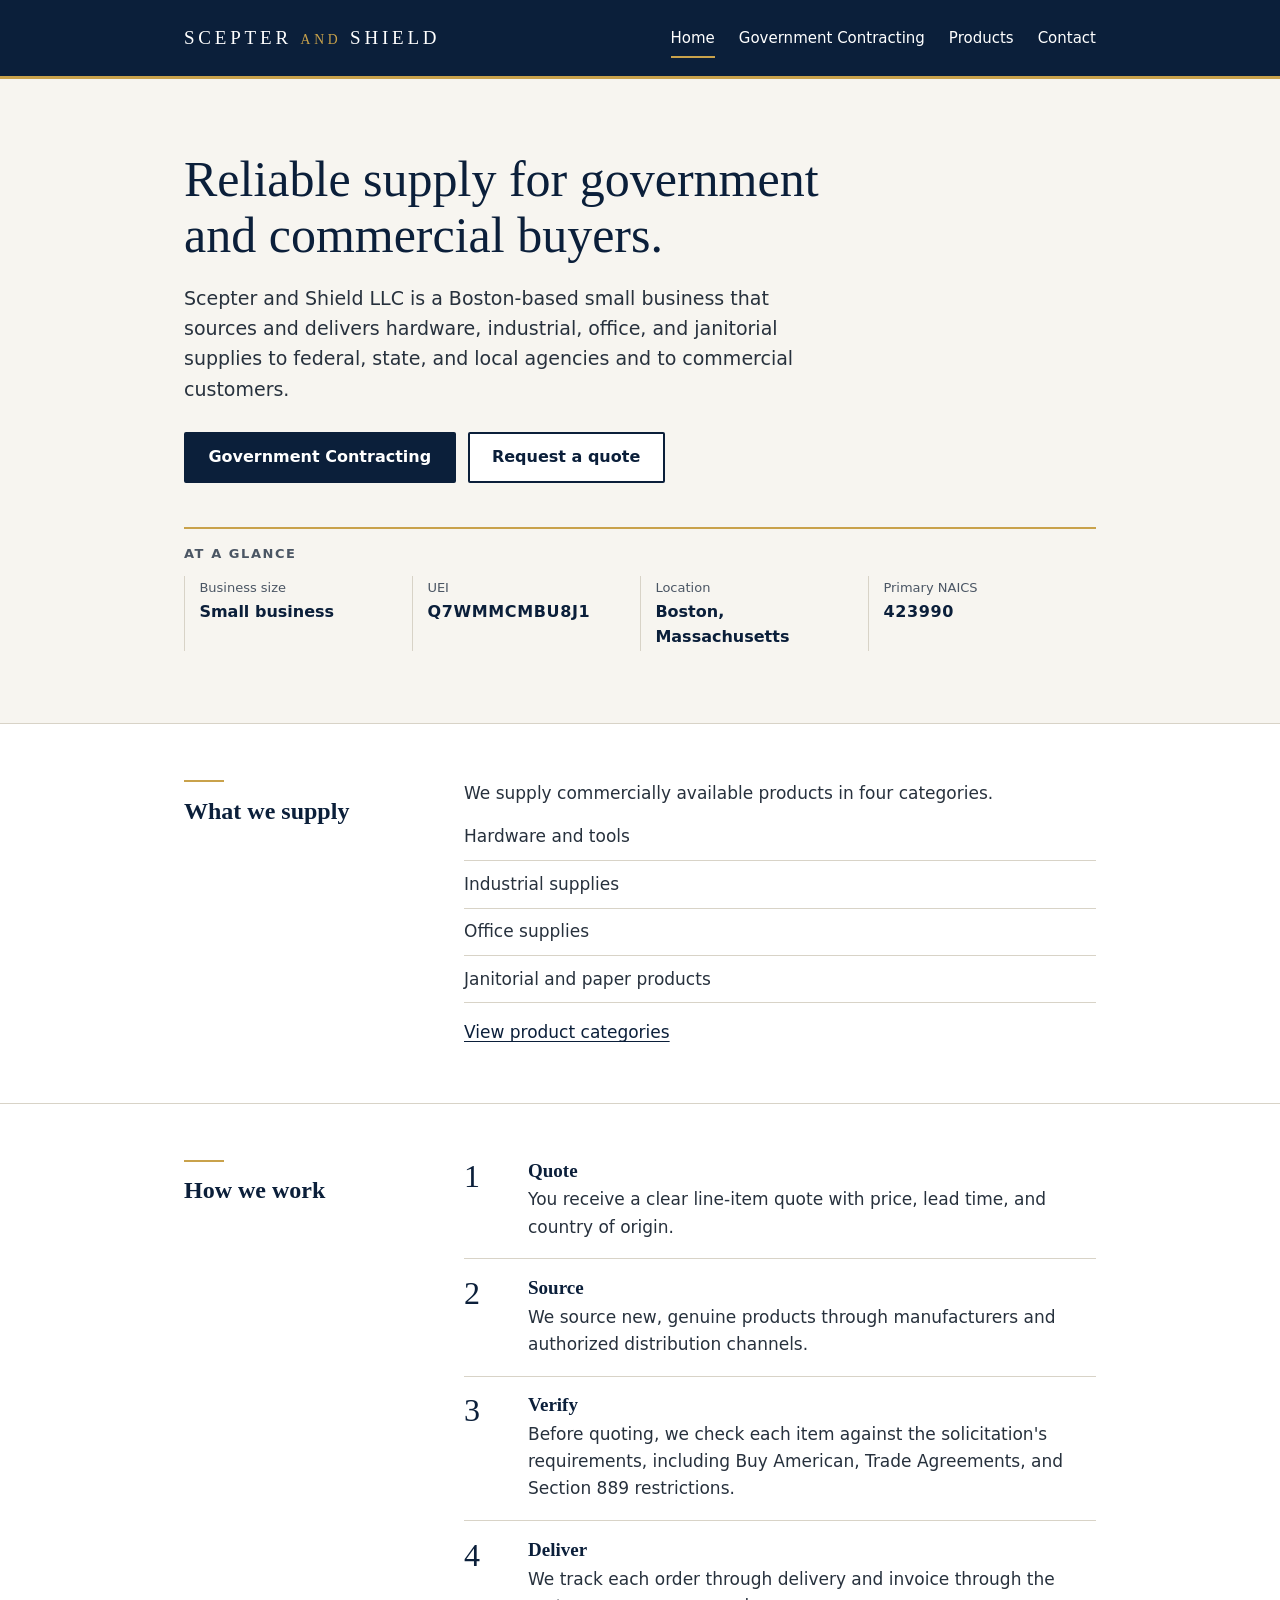
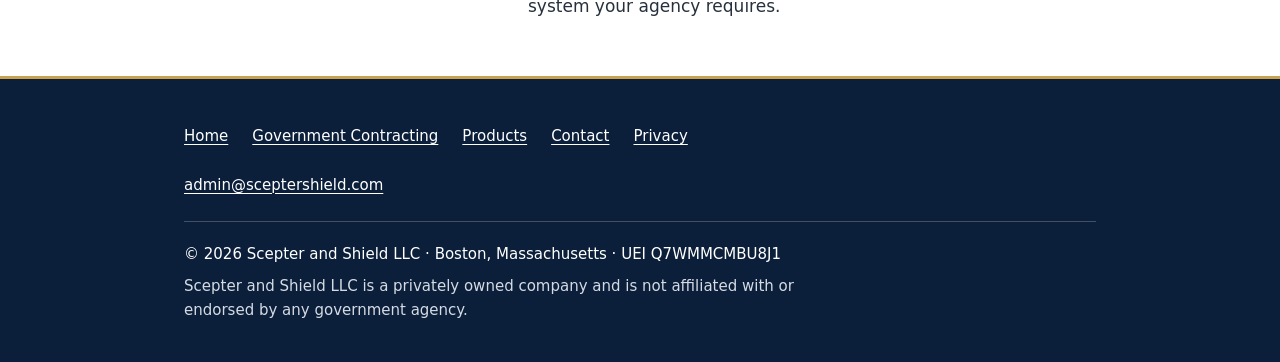
<file: index.html>
<!DOCTYPE html>
<html lang="en">
<head>
  <meta charset="utf-8">
  <meta name="viewport" content="width=device-width, initial-scale=1">
  <meta http-equiv="Content-Security-Policy" content="default-src 'none'; style-src 'self'; img-src 'self'; base-uri 'self'; form-action 'none'">
  <title>Scepter and Shield LLC | Supplies for government and commercial buyers</title>
  <meta name="description" content="Scepter and Shield LLC is a Boston-based small business that sources and delivers hardware, industrial, office, and janitorial supplies to government agencies and commercial customers. UEI Q7WMMCMBU8J1.">
  <link rel="canonical" href="https://sceptershield.com/">
  <meta property="og:type" content="website">
  <meta property="og:site_name" content="Scepter and Shield LLC">
  <meta property="og:title" content="Scepter and Shield LLC | Supplies for government and commercial buyers">
  <meta property="og:description" content="A Boston-based small business that sources and delivers hardware, industrial, office, and janitorial supplies to government agencies and commercial customers.">
  <meta property="og:url" content="https://sceptershield.com/">
  <meta property="og:locale" content="en_US">
  <meta name="theme-color" content="#0B1F3A">
  <link rel="icon" href="favicon.ico" sizes="32x32">
  <link rel="icon" href="assets/favicon.svg" type="image/svg+xml">
  <link rel="apple-touch-icon" href="assets/apple-touch-icon.png">
  <link rel="stylesheet" href="assets/styles.css">
  <script type="application/ld+json">
  {
    "@context": "https://schema.org",
    "@type": "Organization",
    "name": "Scepter and Shield LLC",
    "url": "https://sceptershield.com/",
    "email": "admin@sceptershield.com",
    "telephone": "+1-917-745-6057",
    "address": {
      "@type": "PostalAddress",
      "addressLocality": "Boston",
      "addressRegion": "MA"
    }
  }
  </script>
</head>
<body>
  <a class="skip-link" href="#main">Skip to main content</a>

  <header class="site-header">
    <div class="container site-header-inner">
      <a class="brand" href="./"><span class="wordmark">Scepter <span class="wordmark-and">and</span> Shield</span></a>
      <nav class="site-nav" aria-label="Main">
        <ul>
          <li><a href="./" aria-current="page">Home</a></li>
          <li><a href="government/">Government Contracting</a></li>
          <li><a href="products/">Products</a></li>
          <li><a href="contact/">Contact</a></li>
        </ul>
      </nav>
    </div>
  </header>

  <main id="main">
    <div class="page-intro">
      <div class="container">
        <h1>Reliable supply for government and commercial buyers.</h1>
        <p class="lede">Scepter and Shield LLC is a Boston-based small business that sources and delivers hardware, industrial, office, and janitorial supplies to federal, state, and local agencies and to commercial customers.</p>
        <p class="actions">
          <a class="button" href="government/">Government Contracting</a>
          <a class="button button-secondary" href="contact/">Request a quote</a>
        </p>

        <section class="glance" aria-labelledby="glance-heading">
          <h2 class="glance-title" id="glance-heading">At a glance</h2>
          <dl class="glance-list">
            <div>
              <dt>Business size</dt>
              <dd>Small business</dd>
            </div>
            <div>
              <dt><abbr title="Unique Entity ID">UEI</abbr></dt>
              <dd class="identifier">Q7WMMCMBU8J1</dd>
            </div>
            <!-- TODO-ACTIVATE: CAGE CODE (home page strip). To switch on: replace XXXXX with the CAGE code, then delete this line and the END line below.
            <div>
              <dt>CAGE code</dt>
              <dd class="identifier">XXXXX</dd>
            </div>
            END TODO-ACTIVATE: CAGE CODE (home page strip) -->
            <div>
              <dt>Location</dt>
              <dd>Boston, Massachusetts</dd>
            </div>
            <div>
              <dt>Primary <abbr title="North American Industry Classification System">NAICS</abbr></dt>
              <dd class="identifier">423990</dd>
            </div>
          </dl>
        </section>
      </div>
    </div>

    <section class="section" aria-labelledby="supply-heading">
      <div class="container section-grid">
        <h2 id="supply-heading">What we supply</h2>
        <div class="section-body">
          <p>We supply commercially available products in four categories.</p>
          <ul class="plain-list">
            <li>Hardware and tools</li>
            <li>Industrial supplies</li>
            <li>Office supplies</li>
            <li>Janitorial and paper products</li>
          </ul>
          <p><a href="products/">View product categories</a></p>
        </div>
      </div>
    </section>

    <section class="section" aria-labelledby="work-heading">
      <div class="container section-grid">
        <h2 id="work-heading">How we work</h2>
        <div class="section-body">
          <ol class="steps">
            <li>
              <h3>Quote</h3>
              <p>You receive a clear line-item quote with price, lead time, and country of origin.</p>
            </li>
            <li>
              <h3>Source</h3>
              <p>We source new, genuine products through manufacturers and authorized distribution channels.</p>
            </li>
            <li>
              <h3>Verify</h3>
              <p>Before quoting, we check each item against the solicitation's requirements, including Buy American, Trade Agreements, and Section 889 restrictions.</p>
            </li>
            <li>
              <h3>Deliver</h3>
              <p>We track each order through delivery and invoice through the system your agency requires.</p>
            </li>
          </ol>
        </div>
      </div>
    </section>
  </main>

  <footer class="site-footer">
    <div class="container">
      <nav class="footer-nav" aria-label="Footer">
        <ul>
          <li><a href="./" aria-current="page">Home</a></li>
          <li><a href="government/">Government Contracting</a></li>
          <li><a href="products/">Products</a></li>
          <li><a href="contact/">Contact</a></li>
          <li><a href="privacy/">Privacy</a></li>
        </ul>
      </nav>
      <p class="footer-contact"><a href="mailto:admin@sceptershield.com">admin@sceptershield.com</a></p>
      <p class="footer-legal">© 2026 Scepter and Shield LLC · Boston, Massachusetts · UEI Q7WMMCMBU8J1</p>
      <p class="footer-disclaimer">Scepter and Shield LLC is a privately owned company and is not affiliated with or endorsed by any government agency.</p>
    </div>
  </footer>
</body>
</html>
</file>
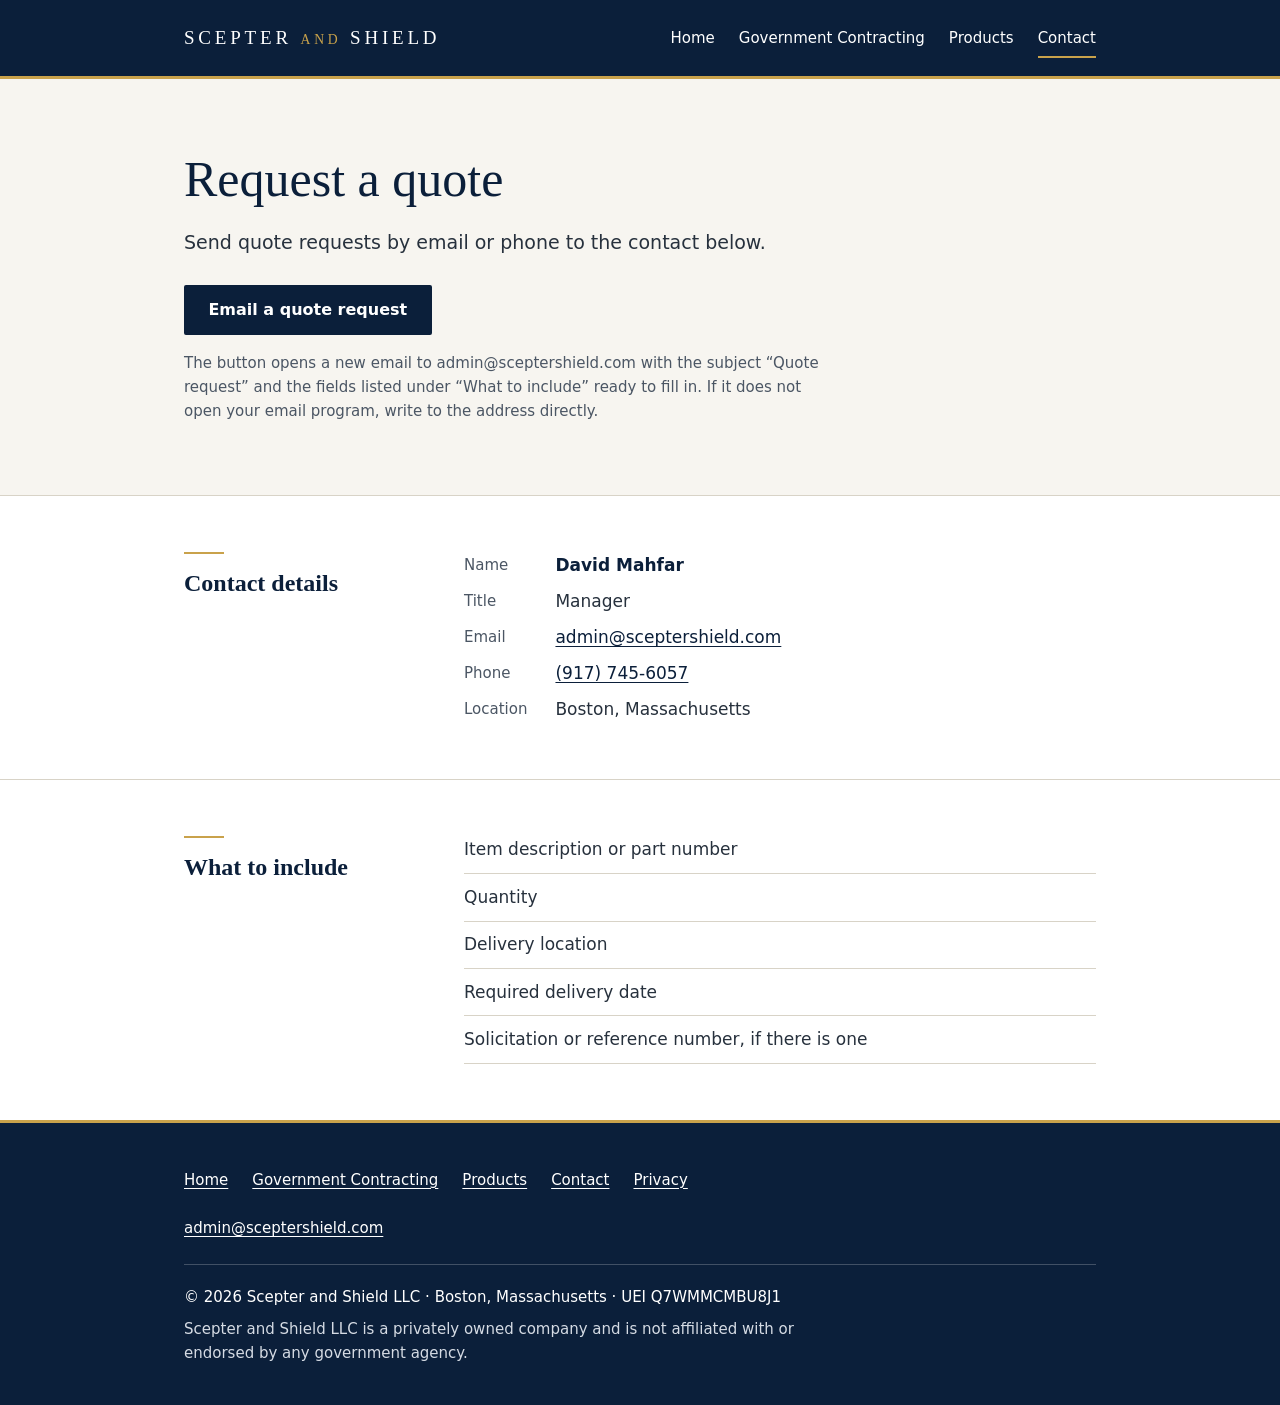
<file: contact/index.html>
<!DOCTYPE html>
<html lang="en">
<head>
  <meta charset="utf-8">
  <meta name="viewport" content="width=device-width, initial-scale=1">
  <meta http-equiv="Content-Security-Policy" content="default-src 'none'; style-src 'self'; img-src 'self'; base-uri 'self'; form-action 'none'">
  <title>Request a quote | Scepter and Shield LLC</title>
  <meta name="description" content="Request a quote from Scepter and Shield LLC. Contact David Mahfar, Manager, by email at admin@sceptershield.com or by phone at (917) 745-6057.">
  <link rel="canonical" href="https://sceptershield.com/contact/">
  <meta property="og:type" content="website">
  <meta property="og:site_name" content="Scepter and Shield LLC">
  <meta property="og:title" content="Request a quote | Scepter and Shield LLC">
  <meta property="og:description" content="Request a quote from Scepter and Shield LLC by email or phone.">
  <meta property="og:url" content="https://sceptershield.com/contact/">
  <meta property="og:locale" content="en_US">
  <meta name="theme-color" content="#0B1F3A">
  <link rel="icon" href="../favicon.ico" sizes="32x32">
  <link rel="icon" href="../assets/favicon.svg" type="image/svg+xml">
  <link rel="apple-touch-icon" href="../assets/apple-touch-icon.png">
  <link rel="stylesheet" href="../assets/styles.css">
</head>
<body>
  <a class="skip-link" href="#main">Skip to main content</a>

  <header class="site-header">
    <div class="container site-header-inner">
      <a class="brand" href="../"><span class="wordmark">Scepter <span class="wordmark-and">and</span> Shield</span></a>
      <nav class="site-nav" aria-label="Main">
        <ul>
          <li><a href="../">Home</a></li>
          <li><a href="../government/">Government Contracting</a></li>
          <li><a href="../products/">Products</a></li>
          <li><a href="./" aria-current="page">Contact</a></li>
        </ul>
      </nav>
    </div>
  </header>

  <main id="main">
    <div class="page-intro">
      <div class="container">
        <h1>Request a quote</h1>
        <p class="lede">Send quote requests by email or phone to the contact below.</p>
        <p class="actions">
          <a class="button" href="mailto:admin@sceptershield.com?subject=Quote%20request&amp;body=Item%20description%20or%20part%20number%3A%20%0D%0A%0D%0AQuantity%3A%20%0D%0A%0D%0ADelivery%20location%3A%20%0D%0A%0D%0ARequired%20delivery%20date%3A%20%0D%0A%0D%0ASolicitation%20or%20reference%20number%20(if%20any)%3A%20%0D%0A">Email a quote request</a>
        </p>
        <p class="note">The button opens a new email to admin@sceptershield.com with the subject “Quote request” and the fields listed under “What to include” ready to fill in. If it does not open your email program, write to the address directly.</p>
      </div>
    </div>

    <section class="section" aria-labelledby="details-heading">
      <div class="container section-grid">
        <h2 id="details-heading">Contact details</h2>
        <div class="section-body">
          <dl class="detail-list">
            <dt>Name</dt>
            <dd class="detail-name">David Mahfar</dd>
            <dt>Title</dt>
            <dd>Manager</dd>
            <dt>Email</dt>
            <dd><a href="mailto:admin@sceptershield.com">admin@sceptershield.com</a></dd>
            <dt>Phone</dt>
            <dd><a href="tel:+19177456057">(917) 745-6057</a></dd>
            <dt>Location</dt>
            <dd>Boston, Massachusetts</dd>
          </dl>
        </div>
      </div>
    </section>

    <section class="section" aria-labelledby="include-heading">
      <div class="container section-grid">
        <h2 id="include-heading">What to include</h2>
        <div class="section-body">
          <ul class="plain-list">
            <li>Item description or part number</li>
            <li>Quantity</li>
            <li>Delivery location</li>
            <li>Required delivery date</li>
            <li>Solicitation or reference number, if there is one</li>
          </ul>
        </div>
      </div>
    </section>
  </main>

  <footer class="site-footer">
    <div class="container">
      <nav class="footer-nav" aria-label="Footer">
        <ul>
          <li><a href="../">Home</a></li>
          <li><a href="../government/">Government Contracting</a></li>
          <li><a href="../products/">Products</a></li>
          <li><a href="./" aria-current="page">Contact</a></li>
          <li><a href="../privacy/">Privacy</a></li>
        </ul>
      </nav>
      <p class="footer-contact"><a href="mailto:admin@sceptershield.com">admin@sceptershield.com</a></p>
      <p class="footer-legal">© 2026 Scepter and Shield LLC · Boston, Massachusetts · UEI Q7WMMCMBU8J1</p>
      <p class="footer-disclaimer">Scepter and Shield LLC is a privately owned company and is not affiliated with or endorsed by any government agency.</p>
    </div>
  </footer>
</body>
</html>
</file>
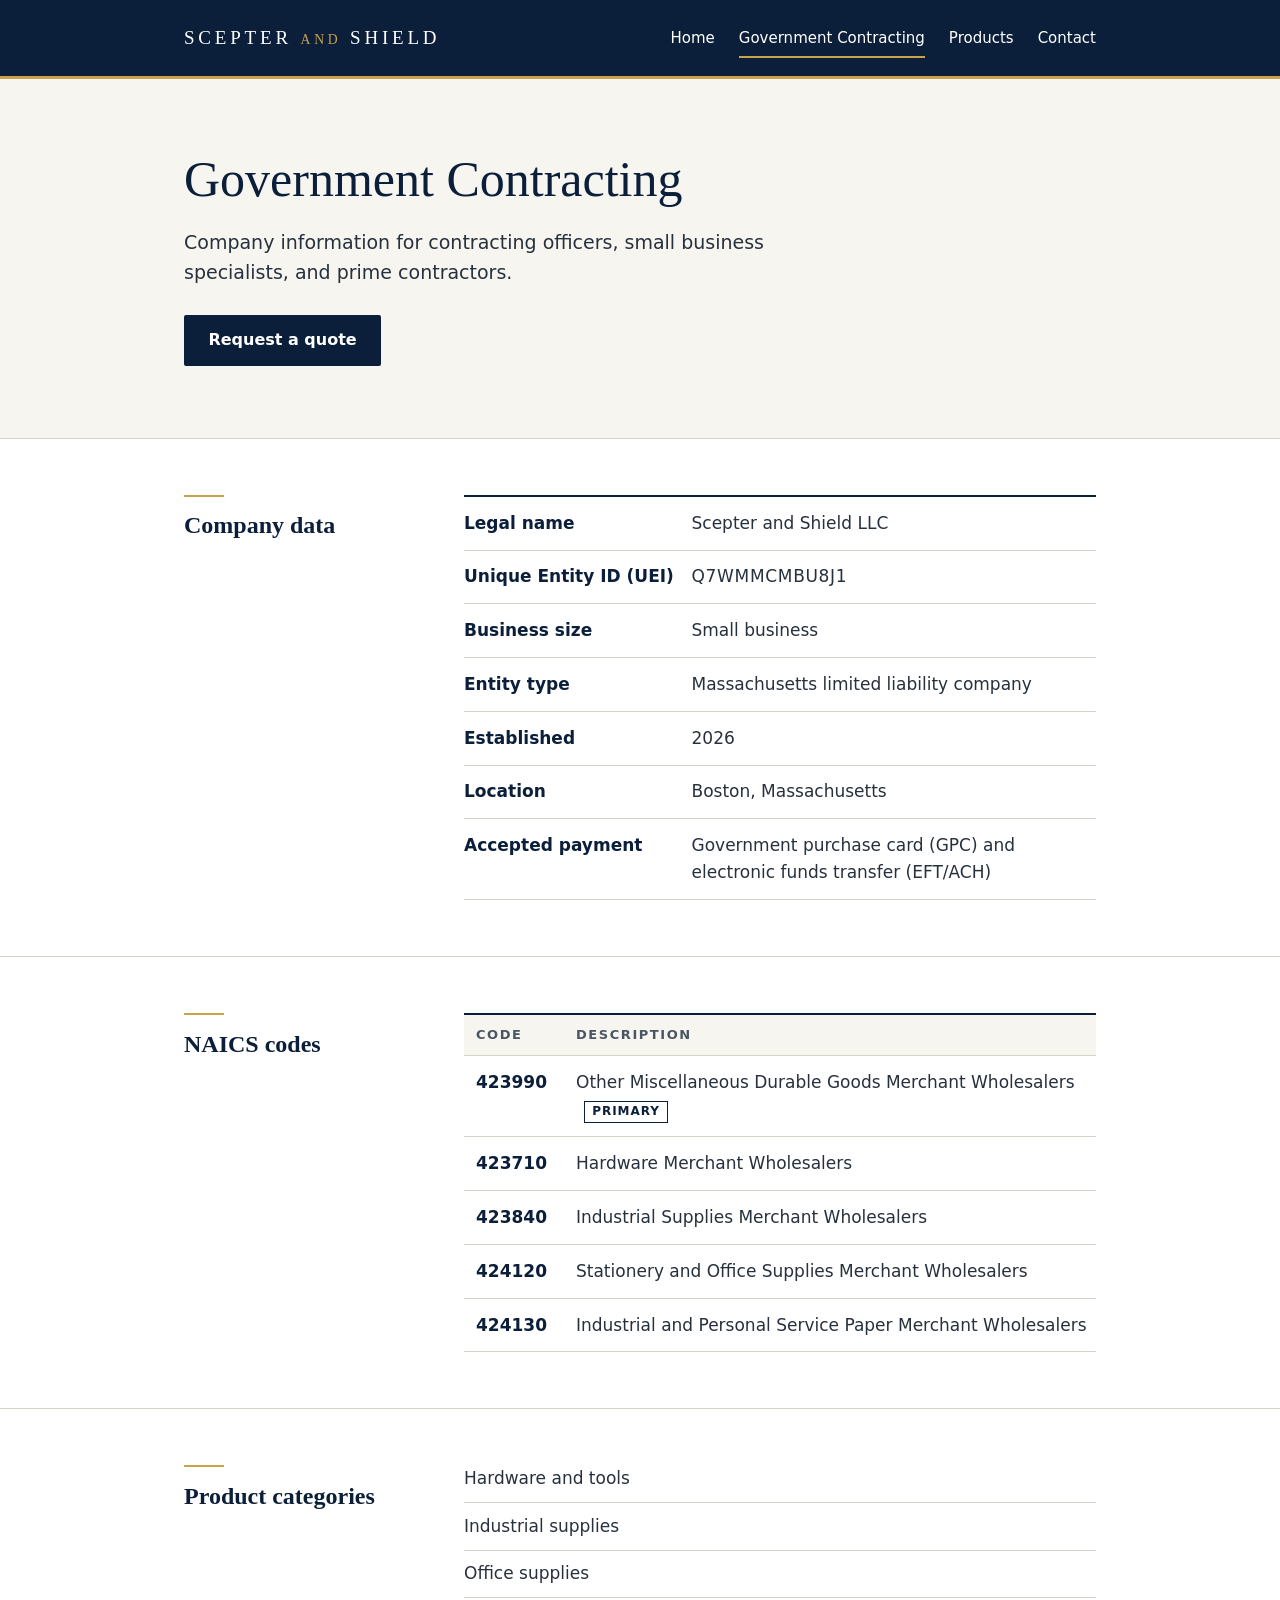
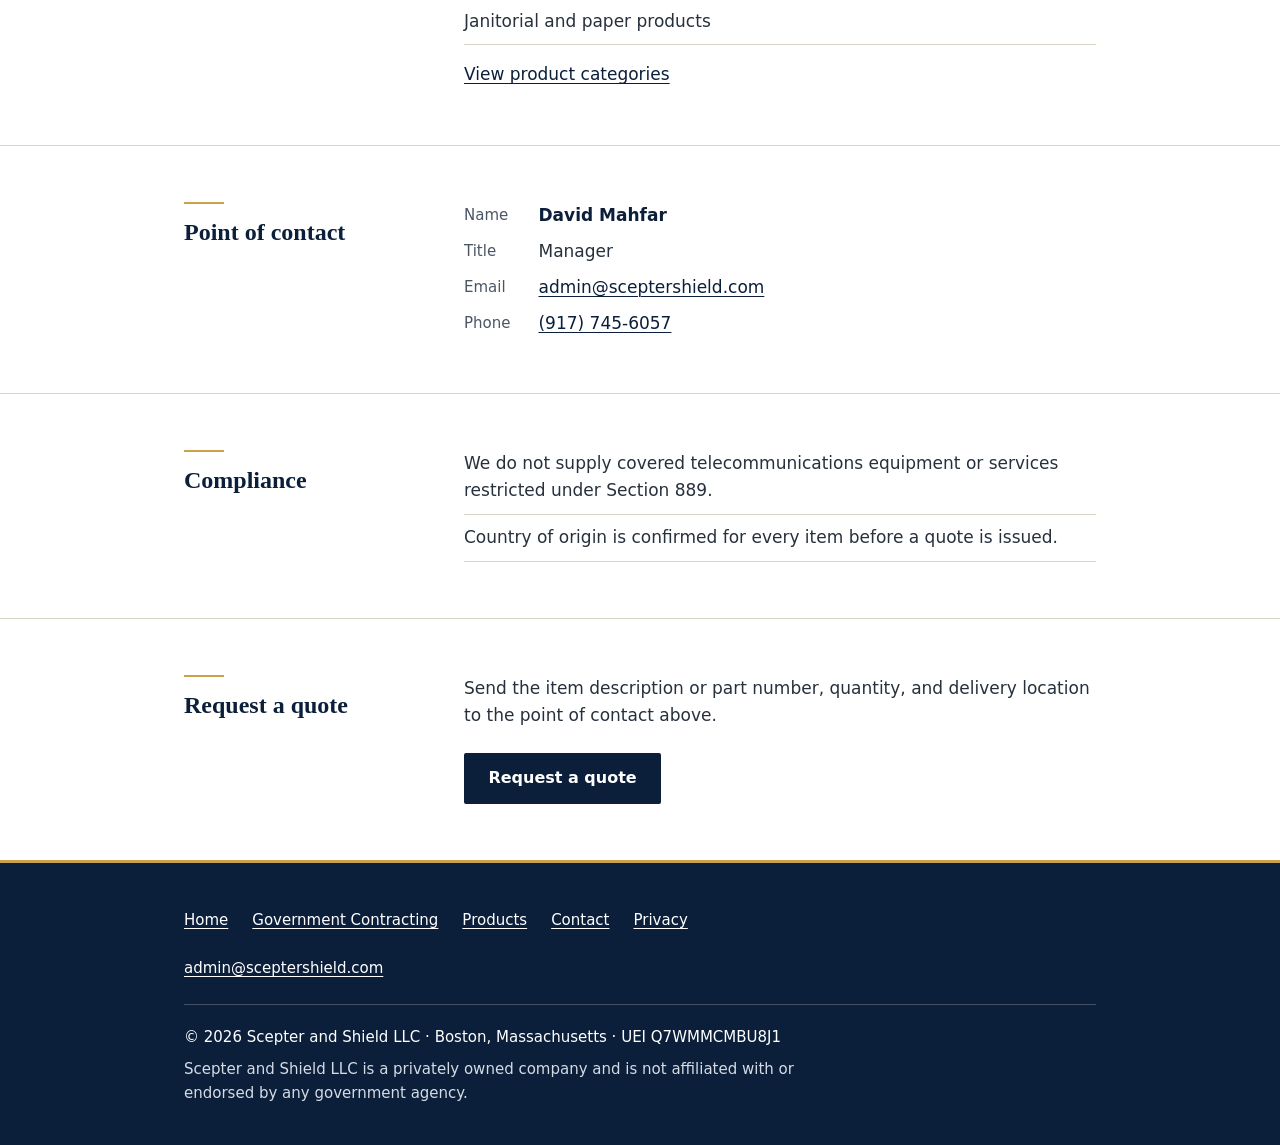
<file: government/index.html>
<!DOCTYPE html>
<html lang="en">
<head>
  <meta charset="utf-8">
  <meta name="viewport" content="width=device-width, initial-scale=1">
  <meta http-equiv="Content-Security-Policy" content="default-src 'none'; style-src 'self'; img-src 'self'; base-uri 'self'; form-action 'none'">
  <title>Government Contracting | Scepter and Shield LLC</title>
  <meta name="description" content="Company information for contracting officers, small business specialists, and prime contractors: UEI Q7WMMCMBU8J1, NAICS codes, product categories, and point of contact.">
  <link rel="canonical" href="https://sceptershield.com/government/">
  <meta property="og:type" content="website">
  <meta property="og:site_name" content="Scepter and Shield LLC">
  <meta property="og:title" content="Government Contracting | Scepter and Shield LLC">
  <meta property="og:description" content="Company information for contracting officers, small business specialists, and prime contractors.">
  <meta property="og:url" content="https://sceptershield.com/government/">
  <meta property="og:locale" content="en_US">
  <meta name="theme-color" content="#0B1F3A">
  <link rel="icon" href="../favicon.ico" sizes="32x32">
  <link rel="icon" href="../assets/favicon.svg" type="image/svg+xml">
  <link rel="apple-touch-icon" href="../assets/apple-touch-icon.png">
  <link rel="stylesheet" href="../assets/styles.css">
</head>
<body>
  <a class="skip-link" href="#main">Skip to main content</a>

  <header class="site-header">
    <div class="container site-header-inner">
      <a class="brand" href="../"><span class="wordmark">Scepter <span class="wordmark-and">and</span> Shield</span></a>
      <nav class="site-nav" aria-label="Main">
        <ul>
          <li><a href="../">Home</a></li>
          <li><a href="./" aria-current="page">Government Contracting</a></li>
          <li><a href="../products/">Products</a></li>
          <li><a href="../contact/">Contact</a></li>
        </ul>
      </nav>
    </div>
  </header>

  <main id="main">
    <div class="page-intro">
      <div class="container">
        <h1>Government Contracting</h1>
        <p class="lede">Company information for contracting officers, small business specialists, and prime contractors.</p>
        <p class="actions">
          <a class="button" href="../contact/">Request a quote</a>
          <!-- TODO-ACTIVATE: CAPABILITY STATEMENT. To switch on: save the PDF as assets/capability-statement.pdf, then delete this line and the END line below.
          <a class="button button-secondary" href="../assets/capability-statement.pdf">Download capability statement (PDF)</a>
          END TODO-ACTIVATE: CAPABILITY STATEMENT -->
        </p>
      </div>
    </div>

    <section class="section" aria-labelledby="company-heading">
      <div class="container section-grid">
        <h2 id="company-heading">Company data</h2>
        <div class="section-body">
          <table class="data-table data-table-keyed">
            <caption class="visually-hidden">Company data</caption>
            <tbody>
              <tr>
                <th scope="row">Legal name</th>
                <td>Scepter and Shield LLC</td>
              </tr>
              <tr>
                <th scope="row">Unique Entity ID (UEI)</th>
                <td class="identifier">Q7WMMCMBU8J1</td>
              </tr>
              <!-- TODO-ACTIVATE: CAGE CODE (company data table). To switch on: replace XXXXX with the CAGE code, then delete this line and the END line below.
              <tr>
                <th scope="row">CAGE code</th>
                <td class="identifier">XXXXX</td>
              </tr>
              END TODO-ACTIVATE: CAGE CODE (company data table) -->
              <!-- TODO-ACTIVATE: SAM STATUS. To switch on, only once the registration shows as active on SAM.gov: delete this line and the END line below.
              <tr>
                <th scope="row">SAM.gov registration</th>
                <td>Active</td>
              </tr>
              END TODO-ACTIVATE: SAM STATUS -->
              <tr>
                <th scope="row">Business size</th>
                <td>Small business</td>
              </tr>
              <tr>
                <th scope="row">Entity type</th>
                <td>Massachusetts limited liability company</td>
              </tr>
              <tr>
                <th scope="row">Established</th>
                <td>2026</td>
              </tr>
              <tr>
                <th scope="row">Location</th>
                <td>Boston, Massachusetts</td>
              </tr>
              <tr>
                <th scope="row">Accepted payment</th>
                <td>Government purchase card (GPC) and electronic funds transfer (EFT/ACH)</td>
              </tr>
            </tbody>
          </table>
        </div>
      </div>
    </section>

    <section class="section" aria-labelledby="naics-heading">
      <div class="container section-grid">
        <h2 id="naics-heading"><abbr title="North American Industry Classification System">NAICS</abbr> codes</h2>
        <div class="section-body">
          <table class="data-table data-table-codes">
            <caption class="visually-hidden">NAICS codes</caption>
            <thead>
              <tr>
                <th scope="col">Code</th>
                <th scope="col">Description</th>
              </tr>
            </thead>
            <tbody>
              <tr>
                <th scope="row">423990</th>
                <td>Other Miscellaneous Durable Goods Merchant Wholesalers <span class="tag">Primary</span></td>
              </tr>
              <tr>
                <th scope="row">423710</th>
                <td>Hardware Merchant Wholesalers</td>
              </tr>
              <tr>
                <th scope="row">423840</th>
                <td>Industrial Supplies Merchant Wholesalers</td>
              </tr>
              <tr>
                <th scope="row">424120</th>
                <td>Stationery and Office Supplies Merchant Wholesalers</td>
              </tr>
              <tr>
                <th scope="row">424130</th>
                <td>Industrial and Personal Service Paper Merchant Wholesalers</td>
              </tr>
            </tbody>
          </table>
        </div>
      </div>
    </section>

    <section class="section" aria-labelledby="categories-heading">
      <div class="container section-grid">
        <h2 id="categories-heading">Product categories</h2>
        <div class="section-body">
          <ul class="plain-list">
            <li>Hardware and tools</li>
            <li>Industrial supplies</li>
            <li>Office supplies</li>
            <li>Janitorial and paper products</li>
          </ul>
          <p><a href="../products/">View product categories</a></p>
        </div>
      </div>
    </section>

    <section class="section" aria-labelledby="poc-heading">
      <div class="container section-grid">
        <h2 id="poc-heading">Point of contact</h2>
        <div class="section-body">
          <dl class="detail-list">
            <dt>Name</dt>
            <dd class="detail-name">David Mahfar</dd>
            <dt>Title</dt>
            <dd>Manager</dd>
            <dt>Email</dt>
            <dd><a href="mailto:admin@sceptershield.com">admin@sceptershield.com</a></dd>
            <dt>Phone</dt>
            <dd><a href="tel:+19177456057">(917) 745-6057</a></dd>
          </dl>
        </div>
      </div>
    </section>

    <section class="section" aria-labelledby="compliance-heading">
      <div class="container section-grid">
        <h2 id="compliance-heading">Compliance</h2>
        <div class="section-body">
          <ul class="plain-list">
            <li>We do not supply covered telecommunications equipment or services restricted under Section 889.</li>
            <li>Country of origin is confirmed for every item before a quote is issued.</li>
          </ul>
        </div>
      </div>
    </section>

    <!-- TODO-ACTIVATE: CERTIFICATIONS. To switch on: replace each CERTIFICATION NAME line with a certification the company actually holds (add or remove lines as needed), then delete this line and the END line below.
    <section class="section" aria-labelledby="certifications-heading">
      <div class="container section-grid">
        <h2 id="certifications-heading">Certifications</h2>
        <div class="section-body">
          <ul class="plain-list">
            <li>CERTIFICATION NAME</li>
            <li>CERTIFICATION NAME</li>
          </ul>
        </div>
      </div>
    </section>
    END TODO-ACTIVATE: CERTIFICATIONS -->

    <section class="section" aria-labelledby="quote-heading">
      <div class="container section-grid">
        <h2 id="quote-heading">Request a quote</h2>
        <div class="section-body">
          <p>Send the item description or part number, quantity, and delivery location to the point of contact above.</p>
          <p class="actions"><a class="button" href="../contact/">Request a quote</a></p>
        </div>
      </div>
    </section>
  </main>

  <footer class="site-footer">
    <div class="container">
      <nav class="footer-nav" aria-label="Footer">
        <ul>
          <li><a href="../">Home</a></li>
          <li><a href="./" aria-current="page">Government Contracting</a></li>
          <li><a href="../products/">Products</a></li>
          <li><a href="../contact/">Contact</a></li>
          <li><a href="../privacy/">Privacy</a></li>
        </ul>
      </nav>
      <p class="footer-contact"><a href="mailto:admin@sceptershield.com">admin@sceptershield.com</a></p>
      <p class="footer-legal">© 2026 Scepter and Shield LLC · Boston, Massachusetts · UEI Q7WMMCMBU8J1</p>
      <p class="footer-disclaimer">Scepter and Shield LLC is a privately owned company and is not affiliated with or endorsed by any government agency.</p>
    </div>
  </footer>
</body>
</html>
</file>
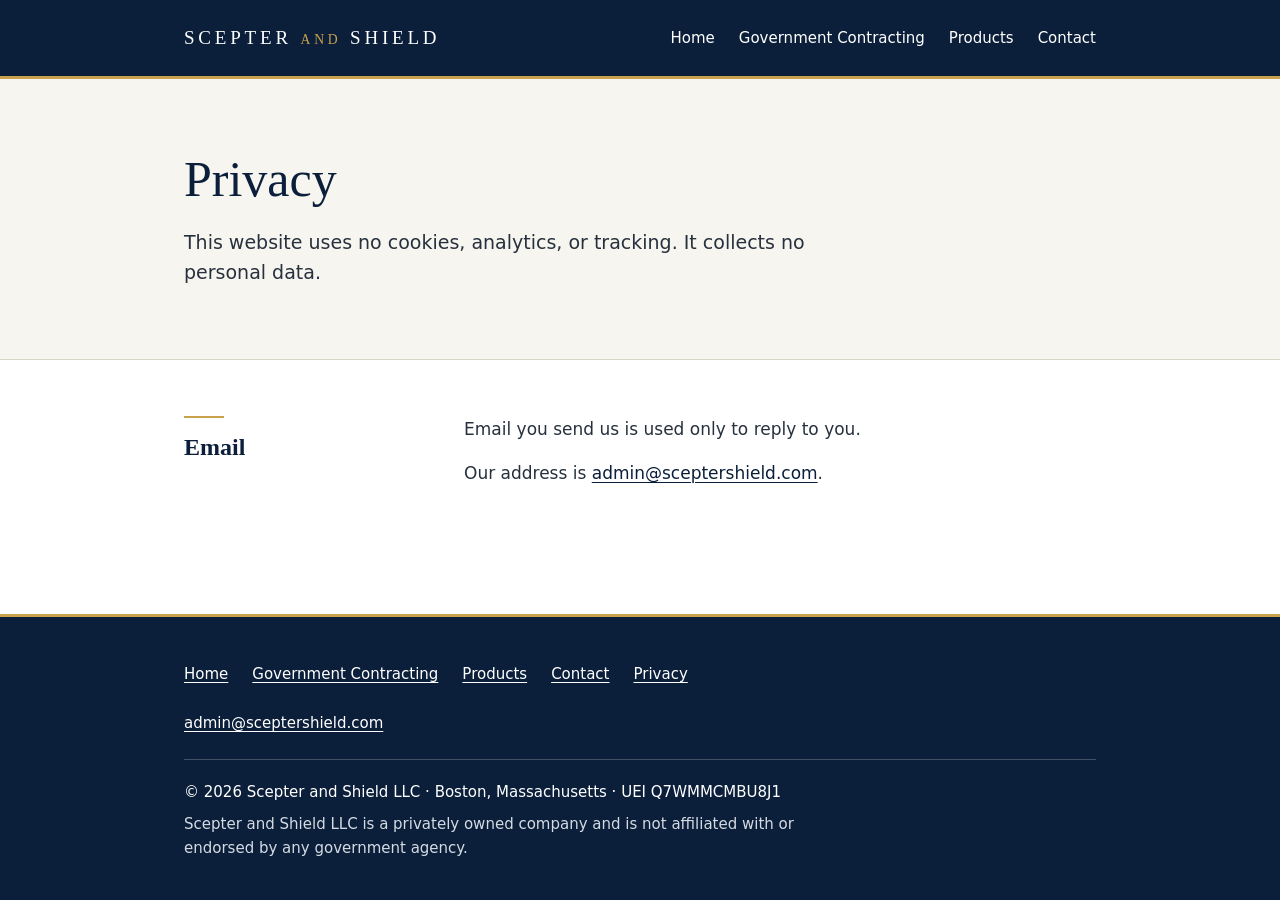
<file: privacy/index.html>
<!DOCTYPE html>
<html lang="en">
<head>
  <meta charset="utf-8">
  <meta name="viewport" content="width=device-width, initial-scale=1">
  <meta http-equiv="Content-Security-Policy" content="default-src 'none'; style-src 'self'; img-src 'self'; base-uri 'self'; form-action 'none'">
  <title>Privacy | Scepter and Shield LLC</title>
  <meta name="description" content="The Scepter and Shield LLC website uses no cookies, analytics, or tracking and collects no personal data.">
  <link rel="canonical" href="https://sceptershield.com/privacy/">
  <meta property="og:type" content="website">
  <meta property="og:site_name" content="Scepter and Shield LLC">
  <meta property="og:title" content="Privacy | Scepter and Shield LLC">
  <meta property="og:description" content="This website uses no cookies, analytics, or tracking and collects no personal data.">
  <meta property="og:url" content="https://sceptershield.com/privacy/">
  <meta property="og:locale" content="en_US">
  <meta name="theme-color" content="#0B1F3A">
  <link rel="icon" href="../favicon.ico" sizes="32x32">
  <link rel="icon" href="../assets/favicon.svg" type="image/svg+xml">
  <link rel="apple-touch-icon" href="../assets/apple-touch-icon.png">
  <link rel="stylesheet" href="../assets/styles.css">
</head>
<body>
  <a class="skip-link" href="#main">Skip to main content</a>

  <header class="site-header">
    <div class="container site-header-inner">
      <a class="brand" href="../"><span class="wordmark">Scepter <span class="wordmark-and">and</span> Shield</span></a>
      <nav class="site-nav" aria-label="Main">
        <ul>
          <li><a href="../">Home</a></li>
          <li><a href="../government/">Government Contracting</a></li>
          <li><a href="../products/">Products</a></li>
          <li><a href="../contact/">Contact</a></li>
        </ul>
      </nav>
    </div>
  </header>

  <main id="main">
    <div class="page-intro">
      <div class="container">
        <h1>Privacy</h1>
        <p class="lede">This website uses no cookies, analytics, or tracking. It collects no personal data.</p>
      </div>
    </div>

    <section class="section" aria-labelledby="email-heading">
      <div class="container section-grid">
        <h2 id="email-heading">Email</h2>
        <div class="section-body">
          <p>Email you send us is used only to reply to you.</p>
          <p>Our address is <a href="mailto:admin@sceptershield.com">admin@sceptershield.com</a>.</p>
        </div>
      </div>
    </section>
  </main>

  <footer class="site-footer">
    <div class="container">
      <nav class="footer-nav" aria-label="Footer">
        <ul>
          <li><a href="../">Home</a></li>
          <li><a href="../government/">Government Contracting</a></li>
          <li><a href="../products/">Products</a></li>
          <li><a href="../contact/">Contact</a></li>
          <li><a href="./" aria-current="page">Privacy</a></li>
        </ul>
      </nav>
      <p class="footer-contact"><a href="mailto:admin@sceptershield.com">admin@sceptershield.com</a></p>
      <p class="footer-legal">© 2026 Scepter and Shield LLC · Boston, Massachusetts · UEI Q7WMMCMBU8J1</p>
      <p class="footer-disclaimer">Scepter and Shield LLC is a privately owned company and is not affiliated with or endorsed by any government agency.</p>
    </div>
  </footer>
</body>
</html>
</file>
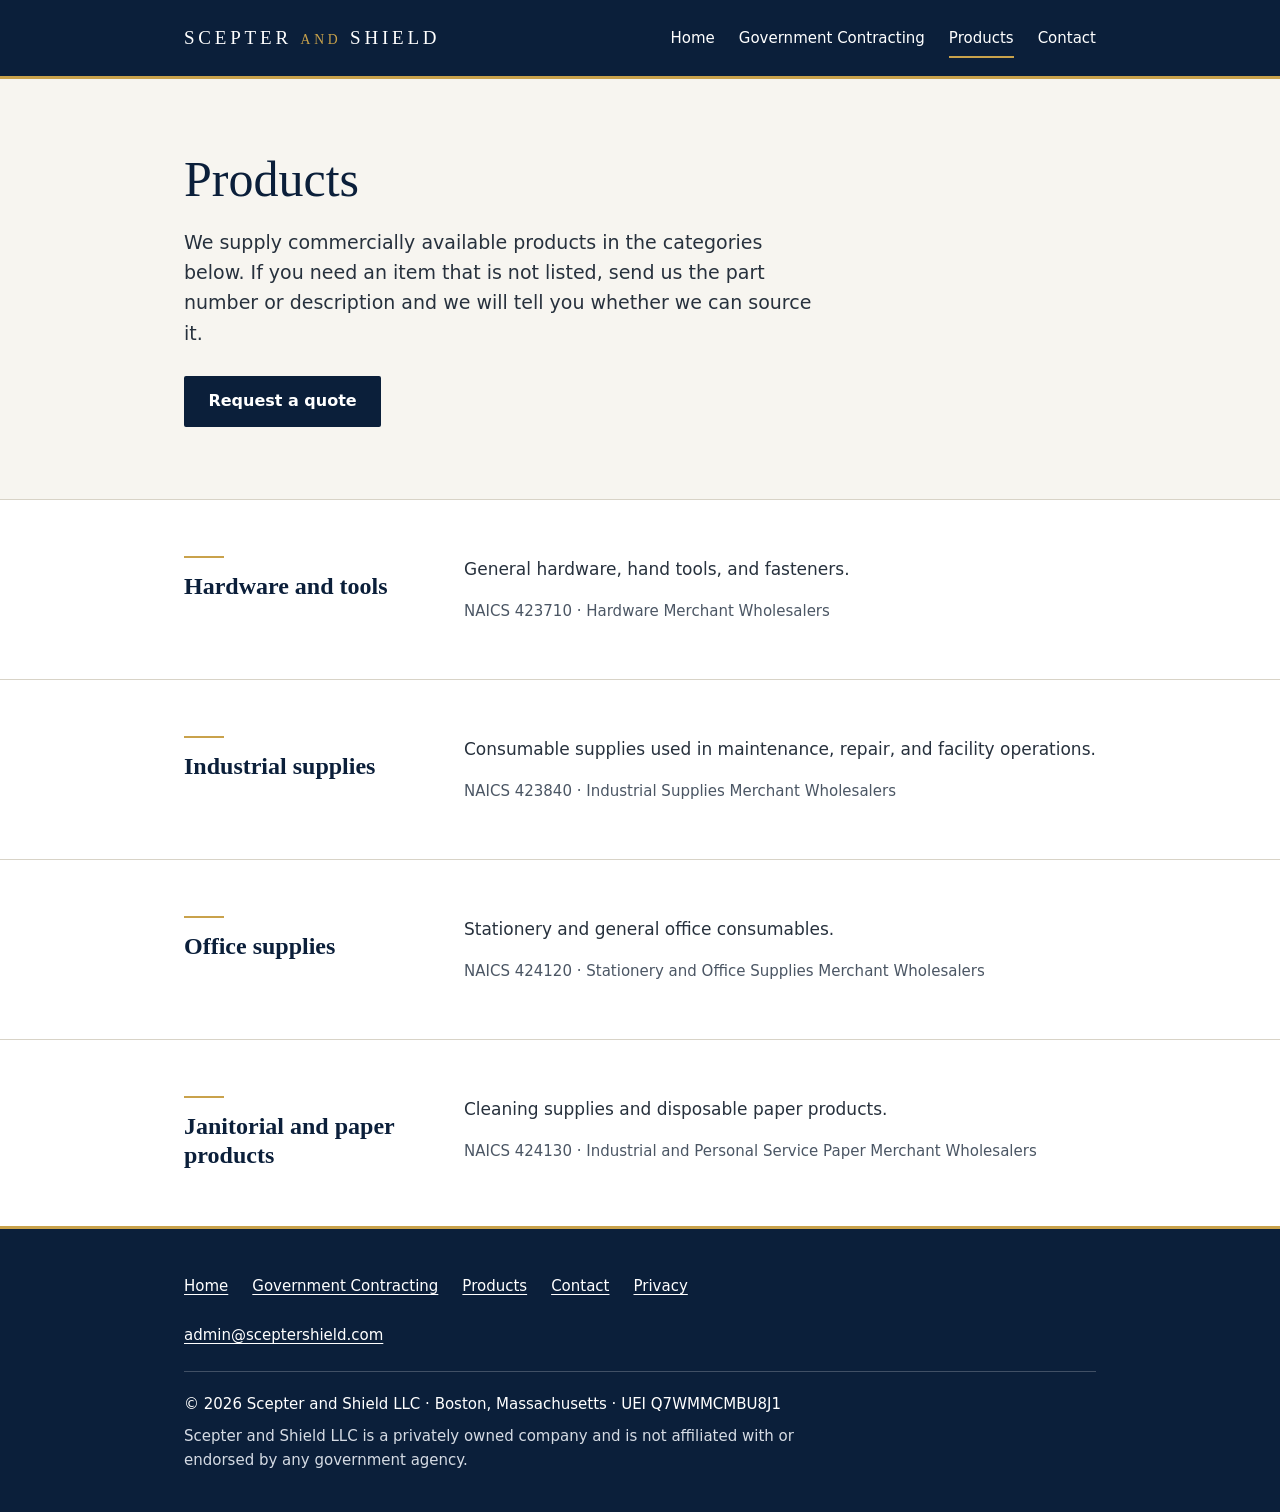
<file: products/index.html>
<!DOCTYPE html>
<html lang="en">
<head>
  <meta charset="utf-8">
  <meta name="viewport" content="width=device-width, initial-scale=1">
  <meta http-equiv="Content-Security-Policy" content="default-src 'none'; style-src 'self'; img-src 'self'; base-uri 'self'; form-action 'none'">
  <title>Products | Scepter and Shield LLC</title>
  <meta name="description" content="Product categories supplied by Scepter and Shield LLC: hardware and tools, industrial supplies, office supplies, and janitorial and paper products.">
  <link rel="canonical" href="https://sceptershield.com/products/">
  <meta property="og:type" content="website">
  <meta property="og:site_name" content="Scepter and Shield LLC">
  <meta property="og:title" content="Products | Scepter and Shield LLC">
  <meta property="og:description" content="Product categories: hardware and tools, industrial supplies, office supplies, and janitorial and paper products.">
  <meta property="og:url" content="https://sceptershield.com/products/">
  <meta property="og:locale" content="en_US">
  <meta name="theme-color" content="#0B1F3A">
  <link rel="icon" href="../favicon.ico" sizes="32x32">
  <link rel="icon" href="../assets/favicon.svg" type="image/svg+xml">
  <link rel="apple-touch-icon" href="../assets/apple-touch-icon.png">
  <link rel="stylesheet" href="../assets/styles.css">
</head>
<body>
  <a class="skip-link" href="#main">Skip to main content</a>

  <header class="site-header">
    <div class="container site-header-inner">
      <a class="brand" href="../"><span class="wordmark">Scepter <span class="wordmark-and">and</span> Shield</span></a>
      <nav class="site-nav" aria-label="Main">
        <ul>
          <li><a href="../">Home</a></li>
          <li><a href="../government/">Government Contracting</a></li>
          <li><a href="./" aria-current="page">Products</a></li>
          <li><a href="../contact/">Contact</a></li>
        </ul>
      </nav>
    </div>
  </header>

  <main id="main">
    <div class="page-intro">
      <div class="container">
        <h1>Products</h1>
        <p class="lede">We supply commercially available products in the categories below. If you need an item that is not listed, send us the part number or description and we will tell you whether we can source it.</p>
        <p class="actions">
          <a class="button" href="../contact/">Request a quote</a>
        </p>
      </div>
    </div>

    <section class="section" aria-labelledby="hardware-heading">
      <div class="container section-grid">
        <h2 id="hardware-heading">Hardware and tools</h2>
        <div class="section-body">
          <p>General hardware, hand tools, and fasteners.</p>
          <p class="meta"><abbr title="North American Industry Classification System">NAICS</abbr> 423710 · Hardware Merchant Wholesalers</p>
        </div>
      </div>
    </section>

    <section class="section" aria-labelledby="industrial-heading">
      <div class="container section-grid">
        <h2 id="industrial-heading">Industrial supplies</h2>
        <div class="section-body">
          <p>Consumable supplies used in maintenance, repair, and facility operations.</p>
          <p class="meta"><abbr title="North American Industry Classification System">NAICS</abbr> 423840 · Industrial Supplies Merchant Wholesalers</p>
        </div>
      </div>
    </section>

    <section class="section" aria-labelledby="office-heading">
      <div class="container section-grid">
        <h2 id="office-heading">Office supplies</h2>
        <div class="section-body">
          <p>Stationery and general office consumables.</p>
          <p class="meta"><abbr title="North American Industry Classification System">NAICS</abbr> 424120 · Stationery and Office Supplies Merchant Wholesalers</p>
        </div>
      </div>
    </section>

    <section class="section" aria-labelledby="janitorial-heading">
      <div class="container section-grid">
        <h2 id="janitorial-heading">Janitorial and paper products</h2>
        <div class="section-body">
          <p>Cleaning supplies and disposable paper products.</p>
          <p class="meta"><abbr title="North American Industry Classification System">NAICS</abbr> 424130 · Industrial and Personal Service Paper Merchant Wholesalers</p>
        </div>
      </div>
    </section>
  </main>

  <footer class="site-footer">
    <div class="container">
      <nav class="footer-nav" aria-label="Footer">
        <ul>
          <li><a href="../">Home</a></li>
          <li><a href="../government/">Government Contracting</a></li>
          <li><a href="./" aria-current="page">Products</a></li>
          <li><a href="../contact/">Contact</a></li>
          <li><a href="../privacy/">Privacy</a></li>
        </ul>
      </nav>
      <p class="footer-contact"><a href="mailto:admin@sceptershield.com">admin@sceptershield.com</a></p>
      <p class="footer-legal">© 2026 Scepter and Shield LLC · Boston, Massachusetts · UEI Q7WMMCMBU8J1</p>
      <p class="footer-disclaimer">Scepter and Shield LLC is a privately owned company and is not affiliated with or endorsed by any government agency.</p>
    </div>
  </footer>
</body>
</html>
</file>
<file: assets/styles.css>
/* ==========================================================================
   Scepter and Shield LLC — shared stylesheet (used by every page)
   Plain CSS, no build step. Sections:
     1. Design tokens      5. Buttons and links     9. Footer
     2. Base               6. Page intro           10. Utilities
     3. Layout             7. Sections and lists   11. Print
     4. Header             8. Tables
   ========================================================================== */

/* 1. Design tokens --------------------------------------------------------- */

:root {
  /* Colour. Gold is an accent only: rules, borders, and text on navy.
     It must never be used for text or links on white or off-white. */
  --color-navy: #0B1F3A;
  --color-navy-hover: #17355F;
  --color-gold: #C9A24B;
  --color-white: #FFFFFF;
  --color-paper: #F7F5F0;
  --color-text: #27313D;
  --color-text-muted: #4B5664;
  --color-rule: #D8D3C7;
  --color-on-navy: #FFFFFF;
  --color-on-navy-muted: #D5DBE4;

  /* Type. System font stacks only: no font files, no third-party requests. */
  --font-serif: "Iowan Old Style", "Palatino Linotype", Palatino, "Book Antiqua",
    Georgia, "Times New Roman", serif;
  --font-sans: system-ui, -apple-system, "Segoe UI", Roboto, "Helvetica Neue",
    Arial, sans-serif;

  --text-label: 0.8125rem;
  --text-small: 0.9375rem;
  --text-base: 1.0625rem;
  --text-lede: 1.1875rem;
  --text-h3: 1.1875rem;
  --text-h2: 1.5rem;
  --text-h1: clamp(2rem, 1.35rem + 2.9vw, 3.125rem);

  /* Space and measure */
  --page-width: 62rem;
  --measure: 40rem;
  --label-column: 14rem;
  --gutter: clamp(1.25rem, 4vw, 2.5rem);
  --space-section: clamp(2.25rem, 5vw, 3.5rem);
  --space-intro: clamp(2.5rem, 6vw, 4.5rem);

  --rule-thin: 1px;
  --rule-accent: 2px;
  --rule-band: 3px;
  --focus-width: 3px;
}

/* 2. Base ------------------------------------------------------------------ */

*,
*::before,
*::after {
  box-sizing: border-box;
}

html {
  -webkit-text-size-adjust: 100%;
  text-size-adjust: 100%;
}

body {
  display: flex;
  flex-direction: column;
  min-height: 100vh;
  margin: 0;
  background: var(--color-white);
  color: var(--color-text);
  font-family: var(--font-sans);
  font-size: var(--text-base);
  line-height: 1.6;
}

main {
  flex: 1 0 auto;
}

h1,
h2,
h3 {
  color: var(--color-navy);
  font-family: var(--font-serif);
  line-height: 1.2;
}

p,
ul,
ol,
dl {
  margin: 0 0 1rem;
}

abbr[title] {
  text-decoration: none;
}

/* Lists without bullets use list-style-type: "" rather than "none", so that
   Safari and VoiceOver still announce them as lists. */

a[href^="tel:"] {
  white-space: nowrap;
}

/* 3. Layout ---------------------------------------------------------------- */

.container {
  width: 100%;
  max-width: var(--page-width);
  margin-inline: auto;
  padding-inline: var(--gutter);
}

/* 4. Header ---------------------------------------------------------------- */

.site-header {
  background: var(--color-navy);
  border-bottom: var(--rule-band) solid var(--color-gold);
  color: var(--color-on-navy);
}

.site-header-inner {
  display: flex;
  flex-wrap: wrap;
  align-items: center;
  justify-content: space-between;
  column-gap: 1.5rem;
  row-gap: 0.25rem;
  padding-block: 1.1rem;
}

.brand {
  display: inline-block;
  padding-block: 0.3rem;
  color: var(--color-on-navy);
  text-decoration: none;
}

.wordmark {
  font-family: var(--font-serif);
  font-size: 1.1875rem;
  letter-spacing: 0.2em;
  text-transform: uppercase;
  white-space: nowrap;
}

.wordmark-and {
  color: var(--color-gold);
  font-size: 0.72em;
}

/* TODO-ACTIVATE: LOGO
   To replace the text wordmark with the logo image on every page:
   1. Save the horizontal logo as assets/logo-horizontal.svg (it sits on the
      navy header, so it needs light artwork). Keep the square logo as
      assets/logo.svg for other uses.
   2. On the line below, change "not all" to "all". That is the only edit.
   The company name stays in the page as hidden text for screen readers. */
@media not all {
  .brand {
    width: 15rem;
    max-width: 100%;
    height: 2.75rem;
    background: url("logo-horizontal.svg") left center / contain no-repeat;
  }

  .brand .wordmark {
    position: absolute;
    width: 1px;
    height: 1px;
    overflow: hidden;
    clip-path: inset(50%);
  }
}

.site-nav ul {
  display: flex;
  flex-wrap: wrap;
  gap: 0 1.5rem;
  margin: 0;
  padding: 0;
  list-style-type: "";
}

.site-nav a {
  display: inline-block;
  padding: 0.55rem 0 0.35rem;
  border-bottom: var(--rule-accent) solid transparent;
  color: var(--color-on-navy);
  font-size: var(--text-small);
  font-weight: 500;
  text-decoration: none;
}

.site-nav a:hover {
  border-bottom-color: var(--color-on-navy-muted);
}

.site-nav a[aria-current="page"] {
  border-bottom-color: var(--color-gold);
}

/* 5. Buttons and links ----------------------------------------------------- */

a {
  color: var(--color-navy);
  text-decoration-thickness: 1px;
  text-underline-offset: 0.18em;
}

a:hover {
  text-decoration-thickness: 2px;
}

:focus-visible {
  outline: var(--focus-width) solid var(--color-navy);
  outline-offset: 3px;
}

.site-header :focus-visible,
.site-footer :focus-visible {
  outline-color: var(--color-gold);
}

.skip-link {
  position: absolute;
  top: -5rem;
  left: 0.75rem;
  z-index: 10;
  padding: 0.6rem 1rem;
  border: var(--rule-accent) solid var(--color-navy);
  background: var(--color-white);
  color: var(--color-navy);
  font-weight: 600;
}

.skip-link:focus {
  top: 0.75rem;
}

.actions {
  display: flex;
  flex-wrap: wrap;
  gap: 0.75rem;
  margin: 1.75rem 0 0;
}

.button {
  display: inline-block;
  padding: 0.8rem 1.4rem;
  border: var(--rule-accent) solid var(--color-navy);
  border-radius: 2px;
  background: var(--color-navy);
  color: var(--color-on-navy);
  font-size: 1rem;
  font-weight: 600;
  line-height: 1.3;
  text-decoration: none;
}

.button:hover {
  border-color: var(--color-navy-hover);
  background: var(--color-navy-hover);
  box-shadow: inset 0 calc(-1 * var(--rule-band)) 0 var(--color-gold);
}

.button:active {
  box-shadow: none;
}

.button-secondary {
  background: var(--color-white);
  color: var(--color-navy);
}

.button-secondary:hover {
  border-color: var(--color-navy);
  background: var(--color-navy);
  color: var(--color-on-navy);
  box-shadow: none;
}

/* 6. Page intro (off-white band under the header) -------------------------- */

.page-intro {
  padding-block: var(--space-intro);
  border-bottom: var(--rule-thin) solid var(--color-rule);
  background: var(--color-paper);
}

.page-intro h1 {
  max-width: 44rem;
  margin: 0;
  font-size: var(--text-h1);
  font-weight: 400;
  line-height: 1.12;
}

.lede {
  max-width: var(--measure);
  margin: 1.25rem 0 0;
  font-size: var(--text-lede);
}

.note {
  max-width: var(--measure);
  margin: 1rem 0 0;
  color: var(--color-text-muted);
  font-size: var(--text-small);
}

/* "At a glance" strip on the home page */

.glance {
  margin-top: 2.75rem;
  padding-top: 1.1rem;
  border-top: var(--rule-accent) solid var(--color-gold);
}

.glance-title,
.data-table thead th {
  color: var(--color-text-muted);
  font-family: var(--font-sans);
  font-size: var(--text-label);
  font-weight: 600;
  letter-spacing: 0.12em;
  text-transform: uppercase;
}

.glance-title {
  margin: 0 0 0.9rem;
}

.glance-list {
  display: grid;
  grid-template-columns: repeat(auto-fit, minmax(11rem, 1fr));
  gap: 1rem 0;
  margin: 0;
}

.glance-list > div {
  padding: 0.1rem 0.75rem 0.1rem 0.9rem;
  border-left: var(--rule-thin) solid var(--color-rule);
}

.glance-list dt {
  color: var(--color-text-muted);
  font-size: var(--text-label);
}

.glance-list dd {
  margin: 0;
  color: var(--color-navy);
  font-size: 1rem;
  font-weight: 600;
}

/* On phones the strip becomes a short label / value list, so identifiers
   such as the UEI are never broken across lines. */
@media (max-width: 30rem) {
  .glance-list {
    grid-template-columns: 1fr;
    gap: 0;
  }

  .glance-list > div {
    display: flex;
    align-items: baseline;
    justify-content: space-between;
    gap: 1rem;
    padding: 0.55rem 0;
    border-bottom: var(--rule-thin) solid var(--color-rule);
    border-left: 0;
  }

  .glance-list > div:first-child {
    padding-top: 0;
  }

  .glance-list dd {
    text-align: right;
  }
}

/* 7. Sections and lists ---------------------------------------------------- */

.section {
  padding-block: var(--space-section);
  border-top: var(--rule-thin) solid var(--color-rule);
}

.page-intro + .section {
  border-top: 0;
}

.section-grid {
  display: grid;
  gap: 1.25rem;
}

/* On wide screens the section heading sits in a left-hand margin column,
   as in a printed specification. */
@media (min-width: 60rem) {
  .section-grid {
    grid-template-columns: var(--label-column) minmax(0, 1fr);
    column-gap: 3.5rem;
  }
}

.section h2 {
  margin: 0;
  font-size: var(--text-h2);
  font-weight: 600;
}

.section h2::before {
  content: "";
  display: block;
  width: 2.5rem;
  height: var(--rule-accent);
  margin-bottom: 0.9rem;
  background: var(--color-gold);
}

.section-body > :first-child {
  margin-top: 0;
}

.section-body > :last-child {
  margin-bottom: 0;
}

.section-body > p,
.section-body > ul {
  max-width: var(--measure);
}

.section-body .actions {
  margin-top: 1.5rem;
}

.plain-list {
  padding: 0;
  list-style-type: "";
}

.plain-list li {
  padding: 0.6rem 0;
  border-bottom: var(--rule-thin) solid var(--color-rule);
}

.plain-list li:first-child {
  padding-top: 0;
}

.meta {
  color: var(--color-text-muted);
  font-size: var(--text-small);
}

/* Numbered "How we work" steps */

.steps {
  max-width: var(--measure);
  margin: 0;
  padding: 0;
  list-style-type: "";
  counter-reset: step;
}

.steps li {
  display: grid;
  grid-template-columns: 3rem minmax(0, 1fr);
  column-gap: 1rem;
  padding-block: 1.1rem;
  border-top: var(--rule-thin) solid var(--color-rule);
  counter-increment: step;
}

.steps li:first-child {
  padding-top: 0;
  border-top: 0;
}

.steps li:last-child {
  padding-bottom: 0;
}

.steps li::before {
  content: counter(step);
  grid-row: 1 / span 2;
  grid-column: 1;
  color: var(--color-navy);
  font-family: var(--font-serif);
  font-size: 2rem;
  line-height: 1;
}

.steps li > * {
  grid-column: 2;
}

.steps h3 {
  margin: 0 0 0.25rem;
  font-size: var(--text-h3);
  font-weight: 600;
}

.steps p {
  margin: 0;
}

/* Label and value pairs (point of contact, contact details) */

.detail-list {
  display: grid;
  grid-template-columns: max-content minmax(0, 1fr);
  gap: 0.55rem 1.75rem;
  max-width: var(--measure);
}

.detail-list dt {
  color: var(--color-text-muted);
  font-size: var(--text-small);
  line-height: 1.8;
}

.detail-list dd {
  margin: 0;
  overflow-wrap: anywhere;
}

.detail-list .detail-name {
  color: var(--color-navy);
  font-weight: 600;
}

/* 8. Tables ---------------------------------------------------------------- */

.data-table {
  width: 100%;
  border-top: var(--rule-accent) solid var(--color-navy);
  border-collapse: collapse;
}

.data-table th,
.data-table td {
  padding: 0.8rem 1rem 0.8rem 0;
  border-bottom: var(--rule-thin) solid var(--color-rule);
  text-align: left;
  vertical-align: top;
}

.data-table td:last-child,
.data-table th:last-child {
  padding-right: 0;
}

.data-table tbody th {
  color: var(--color-navy);
  font-weight: 600;
}

.data-table thead th {
  padding-block: 0.6rem;
  background: var(--color-paper);
}

.data-table thead th:first-child {
  padding-left: 0.75rem;
}

.data-table-keyed tbody th {
  width: 36%;
}

.data-table-codes tbody th,
.data-table-codes tbody td:first-child {
  padding-left: 0.75rem;
}

.data-table-codes tbody th {
  width: 7rem;
  font-variant-numeric: tabular-nums;
  white-space: nowrap;
}

.identifier {
  font-variant-numeric: tabular-nums;
  letter-spacing: 0.04em;
  white-space: nowrap;
}

.tag {
  display: inline-block;
  margin-left: 0.5rem;
  padding: 0.05rem 0.45rem;
  border: var(--rule-thin) solid var(--color-navy);
  color: var(--color-navy);
  font-size: 0.75rem;
  font-weight: 600;
  letter-spacing: 0.08em;
  text-transform: uppercase;
  white-space: nowrap;
}

@media (max-width: 30rem) {
  .data-table th,
  .data-table td {
    padding-right: 0.75rem;
    font-size: 1rem;
  }

  .data-table-codes tbody th {
    width: 5.25rem;
  }

  .tag {
    margin-left: 0;
  }
}

/* 9. Footer ---------------------------------------------------------------- */

.site-footer {
  padding-block: 2.5rem;
  border-top: var(--rule-band) solid var(--color-gold);
  background: var(--color-navy);
  color: var(--color-on-navy-muted);
  font-size: var(--text-small);
}

.site-footer a {
  color: var(--color-on-navy);
}

.footer-nav ul {
  display: flex;
  flex-wrap: wrap;
  gap: 0.25rem 1.5rem;
  margin: 0 0 1.25rem;
  padding: 0;
  list-style-type: "";
}

.footer-nav a {
  display: inline-block;
  padding-block: 0.3rem;
}

.footer-contact {
  margin: 0 0 1.5rem;
}

.footer-legal {
  margin: 0 0 0.5rem;
  padding-top: 1.25rem;
  border-top: var(--rule-thin) solid rgba(255, 255, 255, 0.22);
  color: var(--color-on-navy);
}

.footer-disclaimer {
  max-width: var(--measure);
  margin: 0;
}

/* 10. Utilities ------------------------------------------------------------ */

.visually-hidden {
  position: absolute;
  width: 1px;
  height: 1px;
  overflow: hidden;
  clip-path: inset(50%);
  white-space: nowrap;
}

/* 11. Print ---------------------------------------------------------------- */

@media print {
  body {
    display: block;
    font-size: 11pt;
  }

  .skip-link,
  .site-nav,
  .footer-nav,
  .actions {
    display: none;
  }

  .site-header,
  .site-footer,
  .page-intro {
    border-color: #000;
    background: none;
    color: #000;
  }

  .brand,
  .wordmark-and,
  .site-footer a,
  .footer-legal {
    color: #000;
  }

  .section {
    padding-block: 1.25rem;
    break-inside: avoid;
  }
}
</file>
